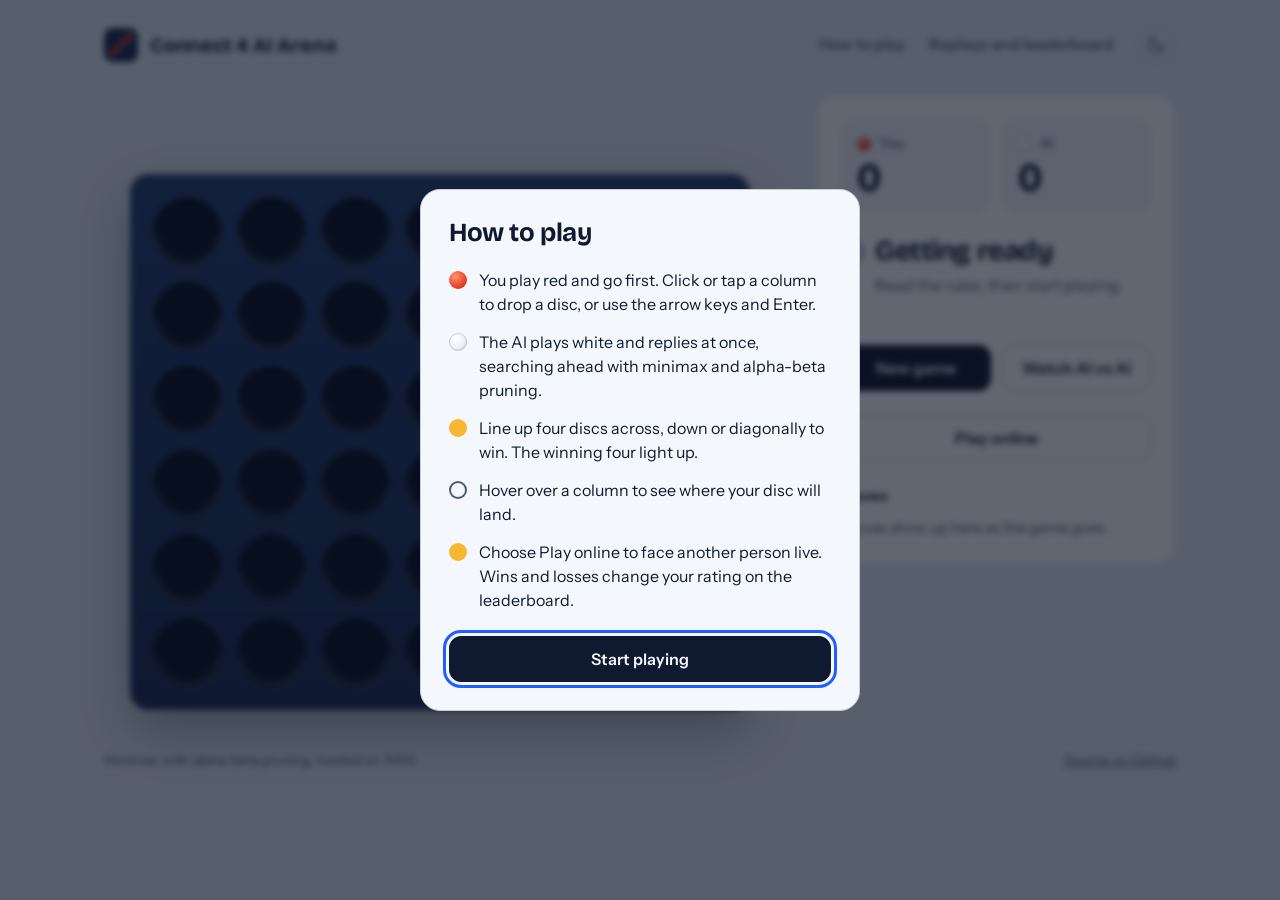
<file: docs/index.html>
<!DOCTYPE html>
<html lang="en">
<head>
  <meta charset="UTF-8" />
  <meta name="viewport" content="width=device-width, initial-scale=1" />
  <title>Connect 4 AI Arena</title>
  <meta name="description" content="Play Connect 4 against a minimax AI, or watch two AIs play each other live." />
  <link rel="icon" href="data:image/svg+xml,%3Csvg xmlns='http://www.w3.org/2000/svg' viewBox='0 0 32 32'%3E%3Crect width='32' height='32' rx='8' fill='%231c2c55'/%3E%3Cg fill='%23ee4b2b'%3E%3Ccircle cx='8' cy='24' r='3'/%3E%3Ccircle cx='13.3' cy='18.7' r='3'/%3E%3Ccircle cx='18.7' cy='13.3' r='3'/%3E%3Ccircle cx='24' cy='8' r='3'/%3E%3C/g%3E%3C/svg%3E" />
  <link rel="preconnect" href="https://fonts.googleapis.com" />
  <link rel="preconnect" href="https://fonts.gstatic.com" crossorigin />
  <link href="https://fonts.googleapis.com/css2?family=Bricolage+Grotesque:opsz,wght@12..96,500..800&family=Instrument+Sans:wght@400;500;600&display=swap" rel="stylesheet" />
  <link rel="stylesheet" href="style.css" />
  <script src="theme.js"></script>
</head>
<body>
  <div class="app">

    <header class="top">
      <a class="brand" href="index.html">
        <svg class="brand-mark" viewBox="0 0 32 32" aria-hidden="true">
          <rect width="32" height="32" rx="8" style="fill: var(--board-face)" />
          <g style="fill: var(--you)">
            <circle cx="8" cy="24" r="3" />
            <circle cx="13.3" cy="18.7" r="3" />
            <circle cx="18.7" cy="13.3" r="3" />
            <circle cx="24" cy="8" r="3" />
          </g>
        </svg>
        <span class="brand-name">Connect 4 AI Arena</span>
      </a>
      <nav class="nav" aria-label="Main">
        <button type="button" id="btn-rules">How to play</button>
        <a href="replay.html">Replays<span class="nav-long"> and leaderboard</span></a>
      </nav>
    </header>

    <main class="arena">
      <h1 class="visually-hidden">Connect 4 AI Arena</h1>

      <section class="stage" id="stage" aria-label="Game board">
        <canvas
          id="board"
          class="board"
          tabindex="0"
          role="application"
          aria-label="Connect 4 board. Use the left and right arrow keys to choose a column, then Enter to drop a disc. You can also press a number from 1 to 7."
        ></canvas>
      </section>

      <aside class="panel" aria-label="Match">
        <div class="scores">
          <div class="score">
            <span class="score-label"><span class="disc you" id="score-you-disc"></span><span id="score-you-name">You</span></span>
            <span class="score-num" id="score-you">0</span>
            <span class="score-rating" id="score-you-rating" title="Rating: goes up when you win and down when you lose." hidden></span>
          </div>
          <div class="score">
            <span class="score-label"><span class="disc ai" id="score-ai-disc"></span><span id="score-ai-name">AI</span></span>
            <span class="score-num" id="score-ai">0</span>
            <span class="score-rating" id="score-ai-rating" hidden></span>
          </div>
        </div>

        <div class="status" aria-live="polite">
          <span class="disc idle" id="status-disc"></span>
          <div>
            <h2 class="status-title" id="status-title">Getting ready</h2>
            <p class="status-detail" id="status-detail">Setting up the board.</p>
          </div>
        </div>

        <div class="actions">
          <button type="button" class="btn btn-primary" id="btn-new">New game</button>
          <button type="button" class="btn" id="btn-watch" aria-pressed="false">Watch AI vs AI</button>
        </div>

        <button type="button" class="btn btn-wide" id="btn-online">Play online</button>

        <div class="invite" id="invite" hidden>
          <label class="invite-label" for="invite-link">Send this link to your friend</label>
          <div class="invite-row">
            <input type="text" id="invite-link" readonly />
            <button type="button" class="btn" id="btn-copy">Copy link</button>
          </div>
        </div>

        <a class="text-link" id="replay-link" href="replay.html" hidden>Replay this game</a>

        <section class="log" aria-label="Moves">
          <h2 class="section-title">Moves</h2>
          <ol class="log-list" id="move-log"></ol>
          <p class="log-empty" id="log-empty">Moves show up here as the game goes.</p>
        </section>
      </aside>
    </main>

    <footer class="foot">
      <span>Minimax with alpha-beta pruning, hosted on AWS.</span>
      <a href="https://github.com/DivyanshuGaba/connect4-ai-arena">Source on GitHub</a>
    </footer>
  </div>

  <dialog class="rules" id="rules" aria-labelledby="rules-title">
    <h2 id="rules-title">How to play</h2>
    <ul>
      <li>
        <span class="disc you"></span>
        <span>You play red and go first. Click or tap a column to drop a disc, or use the arrow keys and Enter.</span>
      </li>
      <li>
        <span class="disc ai"></span>
        <span>The AI plays white and replies at once, searching ahead with minimax and alpha-beta pruning.</span>
      </li>
      <li>
        <span class="disc gold"></span>
        <span>Line up four discs across, down or diagonally to win. The winning four light up.</span>
      </li>
      <li>
        <span class="disc idle"></span>
        <span>Hover over a column to see where your disc will land.</span>
      </li>
      <li>
        <span class="disc gold"></span>
        <span>Choose Play online to face another person live. Wins and losses change your rating on the leaderboard.</span>
      </li>
    </ul>
    <button type="button" class="btn btn-primary" id="btn-start" autofocus>Start playing</button>
  </dialog>

  <dialog class="rules" id="online" aria-labelledby="online-title">
    <h2 id="online-title">Play online</h2>
    <p class="dialog-lead" id="online-lead">Play another person in real time. Everyone starts with a rating of 1200. Winning raises your rating, losing lowers it, and the ranking is on the Replays and leaderboard page.</p>

    <div class="name-field" id="name-saved" hidden>
      <span>Playing as <strong id="name-shown"></strong></span>
      <button type="button" class="link-btn" id="btn-change-name">Change name</button>
    </div>
    <div class="name-field" id="name-edit">
      <label for="name-input">Your name</label>
      <input type="text" id="name-input" maxlength="20" autocomplete="nickname" spellcheck="false" />
      <p class="hint">1 to 20 characters. There are no passwords, so pick a name you will reuse.</p>
    </div>
    <p class="form-error" id="name-error" role="alert" hidden></p>

    <div class="dialog-actions">
      <button type="button" class="btn btn-primary" id="btn-quick">Find an opponent</button>
      <button type="button" class="btn" id="btn-friend">Play a friend</button>
      <button type="button" class="btn btn-primary" id="btn-join-room" hidden>Join game</button>
      <button type="button" class="btn btn-quiet" id="btn-online-close">Cancel</button>
    </div>
  </dialog>

  <script src="board.js"></script>
  <script src="app.js"></script>
</body>
</html>
</file>
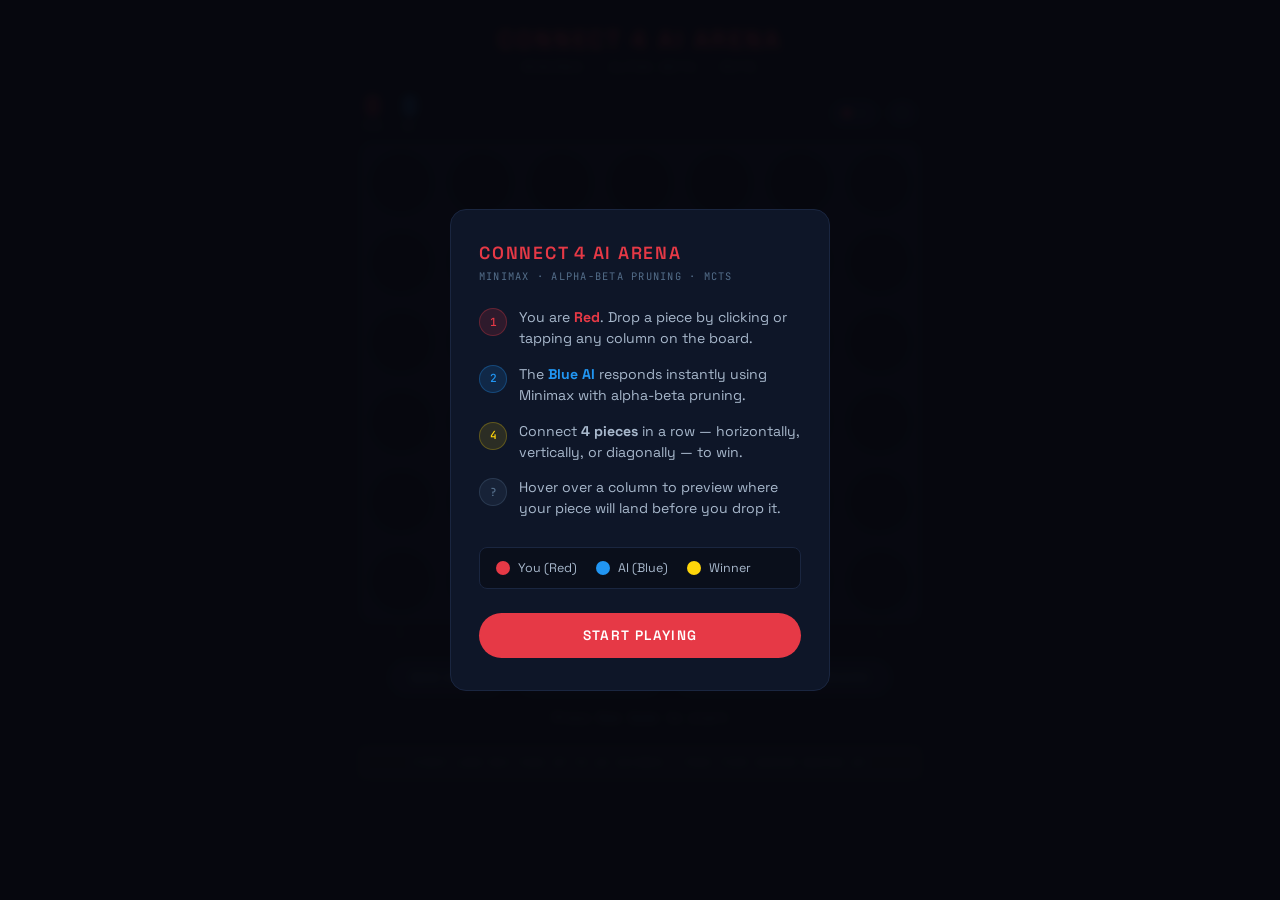
<file: frontend/index.html>
<!DOCTYPE html>
<html lang="en">
<head>
  <meta charset="UTF-8" />
  <meta name="viewport" content="width=device-width, initial-scale=1.0, maximum-scale=1.0"/>
  <title>Connect 4 AI Arena</title>
  <link href="https://fonts.googleapis.com/css2?family=Space+Grotesk:wght@400;500;600&family=JetBrains+Mono:wght@400;500&display=swap" rel="stylesheet"/>
  <style>
    *, *::before, *::after { box-sizing: border-box; margin: 0; padding: 0; }

    :root {
      --p1: #e63946;
      --p2: #2196f3;
      --win: #ffd60a;
      --bg: #07080f;
      --board-bg: #0e1628;
      --text: #e8eaf6;
      --label: #546e8a;
      --muted: #3d5068;
      --border: #1a2640;
    }

    html, body { height: 100%; }

    body {
      background: var(--bg);
      color: var(--text);
      font-family: 'Space Grotesk', sans-serif;
      display: flex;
      flex-direction: column;
      align-items: center;
      min-height: 100vh;
      padding: 1.5rem 1rem 2rem;
    }

    header { text-align: center; margin-bottom: 1.25rem; }

    h1 {
      font-size: clamp(1rem, 4vw, 1.5rem);
      font-weight: 600;
      letter-spacing: 0.12em;
      text-transform: uppercase;
      color: var(--p1);
      margin-bottom: 0.3rem;
    }

    .subtitle {
      font-family: 'JetBrains Mono', monospace;
      font-size: clamp(0.55rem, 2vw, 0.7rem);
      color: var(--label);
      letter-spacing: 0.15em;
      text-transform: uppercase;
    }

    .hud {
      display: flex;
      align-items: center;
      justify-content: space-between;
      width: 100%;
      max-width: 560px;
      margin-bottom: 0.6rem;
      padding: 0 2px;
    }

    .scores { display: flex; gap: 1.2rem; }

    .score-block {
      display: flex;
      flex-direction: column;
      align-items: center;
      gap: 1px;
    }

    .score-num {
      font-family: 'JetBrains Mono', monospace;
      font-size: clamp(1.2rem, 4vw, 1.6rem);
      font-weight: 500;
      line-height: 1;
    }

    .score-num.p1 { color: var(--p1); }
    .score-num.p2 { color: var(--p2); }

    .score-lbl {
      font-family: 'JetBrains Mono', monospace;
      font-size: 0.58rem;
      color: var(--label);
      text-transform: uppercase;
      letter-spacing: 0.1em;
    }

    .turn-badge {
      display: flex;
      align-items: center;
      gap: 0.45rem;
      font-family: 'JetBrains Mono', monospace;
      font-size: clamp(0.6rem, 2vw, 0.7rem);
      color: var(--label);
      text-transform: uppercase;
      letter-spacing: 0.08em;
      background: var(--board-bg);
      border: 1px solid var(--border);
      padding: 0.35rem 0.75rem;
      border-radius: 2rem;
    }

    #turn-dot {
      width: 8px; height: 8px;
      border-radius: 50%;
      background: var(--p1);
      transition: background 0.3s;
      flex-shrink: 0;
    }

    #turn-dot.pulse { animation: pulse 0.7s ease-in-out infinite; }

    @keyframes pulse {
      0%, 100% { opacity: 1; transform: scale(1); }
      50% { opacity: 0.3; transform: scale(0.7); }
    }

    .canvas-wrap {
      width: 100%;
      max-width: 560px;
      display: flex;
      flex-direction: column;
      align-items: center;
    }

    canvas {
      display: block;
      width: 100%;
      border-radius: 10px;
      border: 1px solid var(--border);
      touch-action: none;
    }

    .col-labels {
      display: flex;
      width: 100%;
      max-width: 560px;
      margin-top: 0.35rem;
    }

    .col-label {
      flex: 1;
      text-align: center;
      font-family: 'JetBrains Mono', monospace;
      font-size: 0.58rem;
      color: var(--muted);
    }

    .controls {
      display: flex;
      gap: 0.6rem;
      margin-top: 1.2rem;
      flex-wrap: wrap;
      justify-content: center;
    }

    button {
      font-family: 'Space Grotesk', sans-serif;
      font-size: clamp(0.7rem, 2.5vw, 0.78rem);
      font-weight: 500;
      letter-spacing: 0.08em;
      text-transform: uppercase;
      padding: 0.6rem 1.4rem;
      border-radius: 2rem;
      cursor: pointer;
      transition: all 0.2s;
      border: 1px solid var(--border);
      background: var(--board-bg);
      color: var(--label);
      -webkit-tap-highlight-color: transparent;
    }

    button:hover, button:active { border-color: var(--p1); color: var(--p1); }
    button.active { border-color: var(--p1); color: var(--p1); background: rgba(230,57,70,0.08); }

    #status {
      margin-top: 0.85rem;
      font-family: 'JetBrains Mono', monospace;
      font-size: clamp(0.65rem, 2.2vw, 0.75rem);
      color: var(--label);
      letter-spacing: 0.05em;
      min-height: 1.2rem;
      text-align: center;
      padding: 0 1rem;
    }

    #status.win      { color: var(--win); font-weight: 500; }
    #status.lose     { color: var(--p2); }
    #status.thinking { color: var(--p2); }

    .game-id {
      margin-top: 0.3rem;
      font-family: 'JetBrains Mono', monospace;
      font-size: 0.55rem;
      color: #1d2d42;
    }

    .cold-start-notice {
      margin-top: 0.8rem;
      padding: 8px 12px;
      background: rgba(255,255,255,0.04);
      border: 0.5px solid #2a3a50;
      border-radius: 4px;
      width: 100%;
      max-width: 560px;
    }

    .cold-start-notice p {
      font-family: 'JetBrains Mono', monospace;
      font-size: 0.6rem;
      color: #546e8a;
      letter-spacing: 0.1em;
      text-align: center;
      margin: 0;
      text-transform: uppercase;
    }

    .modal-overlay {
      position: fixed;
      inset: 0;
      background: rgba(7, 8, 15, 0.92);
      display: flex;
      align-items: center;
      justify-content: center;
      z-index: 100;
      padding: 1rem;
      backdrop-filter: blur(4px);
    }

    .modal-overlay.hidden { display: none; }

    .modal {
      background: #0e1628;
      border: 1px solid #1a2640;
      border-radius: 16px;
      padding: 2rem 1.75rem;
      max-width: 380px;
      width: 100%;
    }

    .modal h2 {
      font-size: 1.1rem;
      font-weight: 600;
      letter-spacing: 0.1em;
      text-transform: uppercase;
      color: var(--p1);
      margin-bottom: 0.3rem;
    }

    .modal .tagline {
      font-family: 'JetBrains Mono', monospace;
      font-size: 0.65rem;
      color: var(--label);
      letter-spacing: 0.12em;
      text-transform: uppercase;
      margin-bottom: 1.5rem;
    }

    .rules-list {
      list-style: none;
      display: flex;
      flex-direction: column;
      gap: 0.9rem;
      margin-bottom: 1.75rem;
    }

    .rules-list li {
      display: flex;
      align-items: flex-start;
      gap: 0.75rem;
      font-size: 0.88rem;
      color: #a8b8cc;
      line-height: 1.5;
    }

    .rule-icon {
      width: 28px;
      height: 28px;
      border-radius: 50%;
      flex-shrink: 0;
      display: flex;
      align-items: center;
      justify-content: center;
      font-size: 0.7rem;
      font-family: 'JetBrains Mono', monospace;
      font-weight: 500;
      margin-top: 1px;
    }

    .rule-icon.red  { background: rgba(230,57,70,0.15); color: var(--p1); border: 1px solid rgba(230,57,70,0.3); }
    .rule-icon.blue { background: rgba(33,150,243,0.15); color: var(--p2); border: 1px solid rgba(33,150,243,0.3); }
    .rule-icon.gold { background: rgba(255,214,10,0.12); color: var(--win); border: 1px solid rgba(255,214,10,0.25); }
    .rule-icon.gray { background: rgba(84,110,138,0.15); color: var(--label); border: 1px solid rgba(84,110,138,0.3); }

    .legend {
      display: flex;
      gap: 1.2rem;
      margin-bottom: 1.5rem;
      padding: 0.75rem 1rem;
      background: rgba(7,8,15,0.5);
      border-radius: 8px;
      border: 1px solid var(--border);
    }

    .legend-item {
      display: flex;
      align-items: center;
      gap: 0.5rem;
      font-size: 0.78rem;
      color: #a8b8cc;
    }

    .legend-dot { width: 14px; height: 14px; border-radius: 50%; }

    .btn-start {
      width: 100%;
      padding: 0.85rem;
      border-radius: 2rem;
      background: var(--p1);
      color: white;
      border: none;
      font-family: 'Space Grotesk', sans-serif;
      font-size: 0.85rem;
      font-weight: 600;
      letter-spacing: 0.1em;
      text-transform: uppercase;
      cursor: pointer;
      transition: background 0.2s, transform 0.1s;
    }

    .btn-start:active { transform: scale(0.98); }
    .btn-start:hover  { background: #c0392b; }

    .btn-rules {
      font-size: 0.62rem;
      padding: 0.35rem 0.7rem;
      margin-left: 0.5rem;
    }
  </style>
</head>
<body>

  <!-- RULES MODAL -->
  <div class="modal-overlay" id="modal">
    <div class="modal">
      <h2>Connect 4 AI Arena</h2>
      <p class="tagline">Minimax · Alpha-Beta Pruning · MCTS</p>

      <ul class="rules-list">
        <li>
          <div class="rule-icon red">1</div>
          <span>You are <strong style="color:#e63946">Red</strong>. Drop a piece by clicking or tapping any column on the board.</span>
        </li>
        <li>
          <div class="rule-icon blue">2</div>
          <span>The <strong style="color:#2196f3">Blue AI</strong> responds instantly using Minimax with alpha-beta pruning.</span>
        </li>
        <li>
          <div class="rule-icon gold">4</div>
          <span>Connect <strong>4 pieces</strong> in a row — horizontally, vertically, or diagonally — to win.</span>
        </li>
        <li>
          <div class="rule-icon gray">?</div>
          <span>Hover over a column to preview where your piece will land before you drop it.</span>
        </li>
      </ul>

      <div class="legend">
        <div class="legend-item">
          <div class="legend-dot" style="background:#e63946"></div>
          You (Red)
        </div>
        <div class="legend-item">
          <div class="legend-dot" style="background:#2196f3"></div>
          AI (Blue)
        </div>
        <div class="legend-item">
          <div class="legend-dot" style="background:#ffd60a"></div>
          Winner
        </div>
      </div>

      <button class="btn-start" id="btn-start">Start Playing</button>
    </div>
  </div>

  <header>
    <h1>Connect 4 AI Arena</h1>
    <p class="subtitle">Minimax · Alpha-Beta · MCTS</p>
  </header>

  <div class="hud">
    <div class="scores">
      <div class="score-block">
        <span class="score-num p1" id="score-p1">0</span>
        <span class="score-lbl">You</span>
      </div>
      <div class="score-block">
        <span class="score-num p2" id="score-p2">0</span>
        <span class="score-lbl">AI</span>
      </div>
    </div>
    <div style="display:flex;align-items:center;">
      <div class="turn-badge">
        <div id="turn-dot"></div>
        <span id="turn-label">—</span>
      </div>
      <button class="btn-rules" id="btn-rules" title="How to play">?</button>
    </div>
  </div>

  <div class="canvas-wrap">
    <canvas id="board"></canvas>
    <div class="col-labels" id="col-labels"></div>
  </div>

  <div class="controls">
    <button id="btn-new">New Game</button>
    <button id="btn-watch">Watch AI vs AI</button>
    <button onclick="window.location.href='replay.html'">Replays &amp; Leaderboard</button>
  </div>

  <div id="status">Press New Game to start</div>
  <div class="game-id" id="game-id-label"></div>

  <div class="cold-start-notice">
    <p>First load may take up to 60 seconds — free tier server waking up</p>
  </div>

  <script src="app.js"></script>
</body>
</html>
</file>
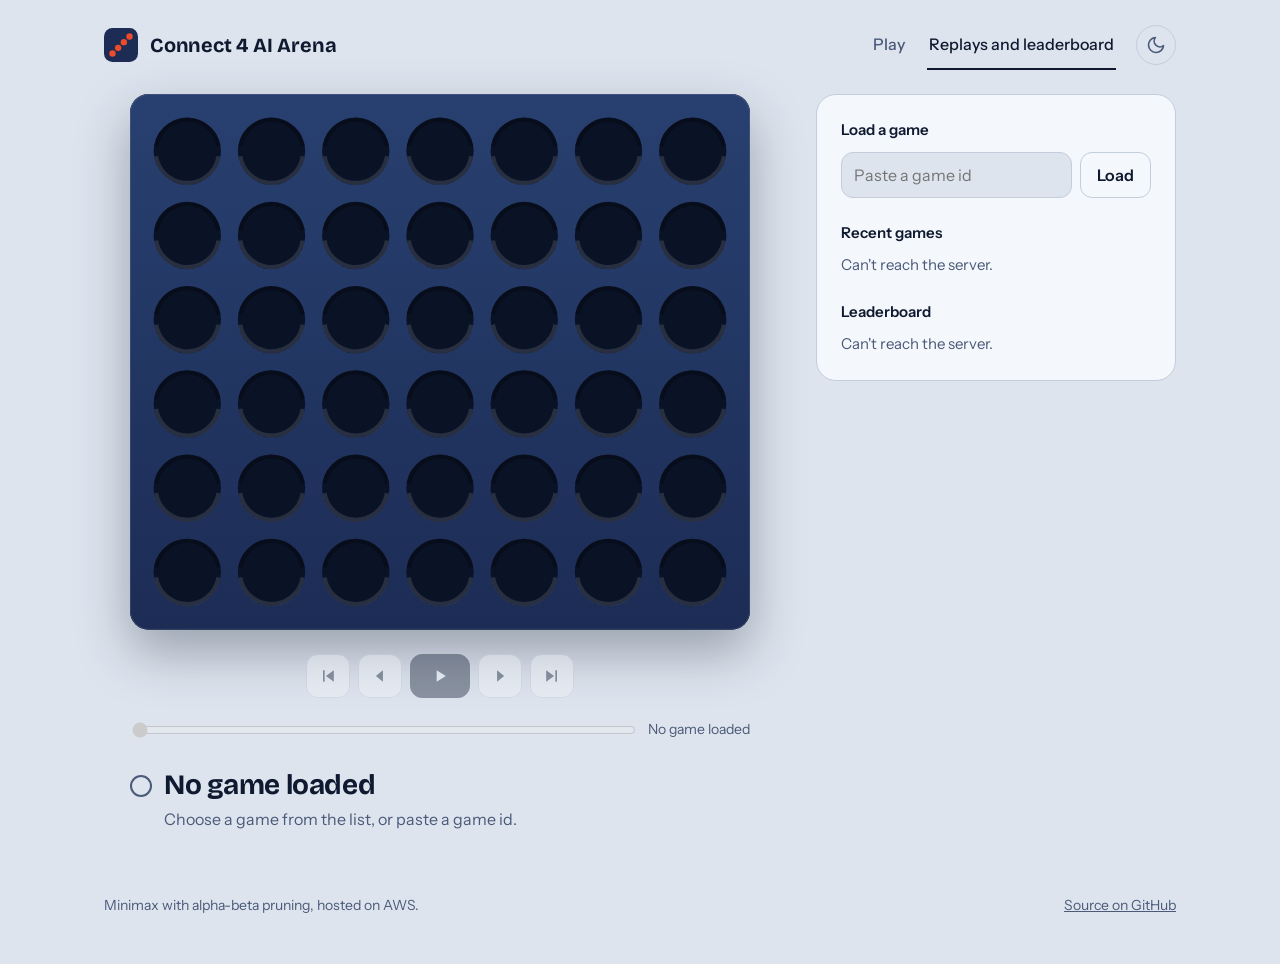
<file: docs/replay.html>
<!DOCTYPE html>
<html lang="en">
<head>
  <meta charset="UTF-8" />
  <meta name="viewport" content="width=device-width, initial-scale=1" />
  <title>Replays and leaderboard | Connect 4 AI Arena</title>
  <meta name="description" content="Step through finished Connect 4 games move by move, and see the Elo leaderboard." />
  <link rel="icon" href="data:image/svg+xml,%3Csvg xmlns='http://www.w3.org/2000/svg' viewBox='0 0 32 32'%3E%3Crect width='32' height='32' rx='8' fill='%231c2c55'/%3E%3Cg fill='%23ee4b2b'%3E%3Ccircle cx='8' cy='24' r='3'/%3E%3Ccircle cx='13.3' cy='18.7' r='3'/%3E%3Ccircle cx='18.7' cy='13.3' r='3'/%3E%3Ccircle cx='24' cy='8' r='3'/%3E%3C/g%3E%3C/svg%3E" />
  <link rel="preconnect" href="https://fonts.googleapis.com" />
  <link rel="preconnect" href="https://fonts.gstatic.com" crossorigin />
  <link href="https://fonts.googleapis.com/css2?family=Bricolage+Grotesque:opsz,wght@12..96,500..800&family=Instrument+Sans:wght@400;500;600&display=swap" rel="stylesheet" />
  <link rel="stylesheet" href="style.css" />
  <script src="theme.js"></script>
</head>
<body>
  <div class="app">

    <header class="top">
      <a class="brand" href="index.html">
        <svg class="brand-mark" viewBox="0 0 32 32" aria-hidden="true">
          <rect width="32" height="32" rx="8" style="fill: var(--board-face)" />
          <g style="fill: var(--you)">
            <circle cx="8" cy="24" r="3" />
            <circle cx="13.3" cy="18.7" r="3" />
            <circle cx="18.7" cy="13.3" r="3" />
            <circle cx="24" cy="8" r="3" />
          </g>
        </svg>
        <span class="brand-name">Connect 4 AI Arena</span>
      </a>
      <nav class="nav" aria-label="Main">
        <a href="index.html">Play</a>
        <a href="replay.html" aria-current="page">Replays<span class="nav-long"> and leaderboard</span></a>
      </nav>
    </header>

    <main class="arena">
      <h1 class="visually-hidden">Replays and leaderboard</h1>

      <section class="stage" id="stage" aria-label="Replay board">
        <canvas id="board" class="board is-static" role="img" aria-label="Connect 4 board showing the selected move of the replay"></canvas>

        <div class="transport" role="group" aria-label="Replay controls">
          <button type="button" class="icon-btn" id="btn-first" aria-label="First move">
            <svg viewBox="0 0 24 24" aria-hidden="true"><path d="M6 5h2v14H6zM9.5 12 19 5v14z" /></svg>
          </button>
          <button type="button" class="icon-btn" id="btn-prev" aria-label="Previous move">
            <svg viewBox="0 0 24 24" aria-hidden="true"><path d="M15.5 5 7 12l8.5 7z" /></svg>
          </button>
          <button type="button" class="icon-btn play" id="btn-play" aria-label="Play" data-playing="false">
            <svg class="icon-play" viewBox="0 0 24 24" aria-hidden="true"><path d="M8 5v14l11-7z" /></svg>
            <svg class="icon-pause" viewBox="0 0 24 24" aria-hidden="true"><path d="M7 5h4v14H7zM13 5h4v14h-4z" /></svg>
          </button>
          <button type="button" class="icon-btn" id="btn-next" aria-label="Next move">
            <svg viewBox="0 0 24 24" aria-hidden="true"><path d="M8.5 5 17 12l-8.5 7z" /></svg>
          </button>
          <button type="button" class="icon-btn" id="btn-last" aria-label="Last move">
            <svg viewBox="0 0 24 24" aria-hidden="true"><path d="M16 5h2v14h-2zM14.5 12 5 5v14z" /></svg>
          </button>
        </div>

        <div class="scrub">
          <input type="range" id="scrubber" min="0" max="0" value="0" aria-label="Move" />
          <span class="scrub-count" id="move-counter">No game loaded</span>
        </div>

        <div class="status" aria-live="polite">
          <span class="disc idle" id="status-disc"></span>
          <div>
            <h2 class="status-title" id="status-title">No game loaded</h2>
            <p class="status-detail" id="status-detail">Choose a game from the list, or paste a game id.</p>
          </div>
        </div>
      </section>

      <aside class="panel" aria-label="Games and leaderboard">
        <section>
          <h2 class="section-title">Load a game</h2>
          <div class="field">
            <input class="text" type="text" id="game-id-input" placeholder="Paste a game id" autocomplete="off" spellcheck="false" aria-label="Game id" />
            <button type="button" class="btn" id="btn-load">Load</button>
          </div>
        </section>

        <section>
          <h2 class="section-title">Recent games</h2>
          <ul class="list" id="game-list"><li class="empty-note">Loading games.</li></ul>
        </section>

        <section>
          <h2 class="section-title">Leaderboard</h2>
          <ol class="list" id="leaderboard-list"><li class="empty-note">Loading ratings.</li></ol>
        </section>
      </aside>
    </main>

    <footer class="foot">
      <span>Minimax with alpha-beta pruning, hosted on AWS.</span>
      <a href="https://github.com/DivyanshuGaba/connect4-ai-arena">Source on GitHub</a>
    </footer>
  </div>

  <script src="board.js"></script>
  <script src="replay.js"></script>
</body>
</html>
</file>
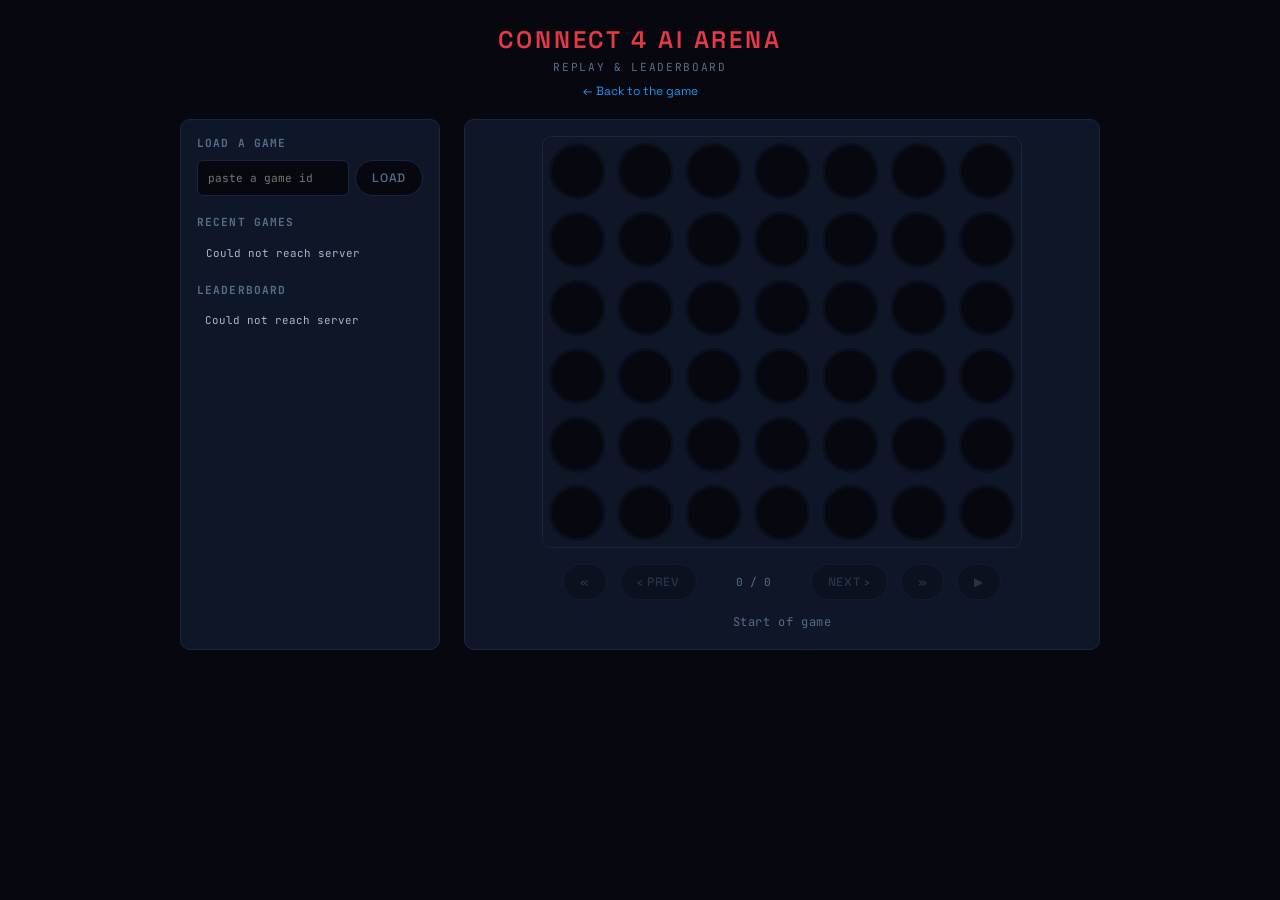
<file: frontend/replay.html>
<!DOCTYPE html>
<html lang="en">
<head>
  <meta charset="UTF-8" />
  <meta name="viewport" content="width=device-width, initial-scale=1.0, maximum-scale=1.0"/>
  <title>Connect 4 AI Arena — Replay</title>
  <link href="https://fonts.googleapis.com/css2?family=Space+Grotesk:wght@400;500;600&family=JetBrains+Mono:wght@400;500&display=swap" rel="stylesheet"/>
  <style>
    *, *::before, *::after { box-sizing: border-box; margin: 0; padding: 0; }

    :root {
      --p1: #e63946;
      --p2: #2196f3;
      --win: #ffd60a;
      --bg: #07080f;
      --board-bg: #0e1628;
      --text: #e8eaf6;
      --label: #546e8a;
      --muted: #3d5068;
      --border: #1a2640;
    }

    html, body { height: 100%; }

    body {
      background: var(--bg);
      color: var(--text);
      font-family: 'Space Grotesk', sans-serif;
      display: flex;
      flex-direction: column;
      align-items: center;
      min-height: 100vh;
      padding: 1.5rem 1rem 3rem;
    }

    a { color: var(--p2); text-decoration: none; }
    a:hover { text-decoration: underline; }

    header { text-align: center; margin-bottom: 1.25rem; }

    h1 {
      font-size: clamp(1rem, 4vw, 1.5rem);
      font-weight: 600;
      letter-spacing: 0.12em;
      text-transform: uppercase;
      color: var(--p1);
      margin-bottom: 0.3rem;
    }

    .subtitle {
      font-family: 'JetBrains Mono', monospace;
      font-size: clamp(0.55rem, 2vw, 0.7rem);
      color: var(--label);
      letter-spacing: 0.15em;
      text-transform: uppercase;
    }

    .nav-link { margin-top: 0.6rem; font-size: 0.75rem; }

    .layout {
      width: 100%;
      max-width: 920px;
      display: flex;
      gap: 1.5rem;
      flex-wrap: wrap;
      justify-content: center;
    }

    .panel {
      background: var(--board-bg);
      border: 1px solid var(--border);
      border-radius: 10px;
      padding: 1rem;
    }

    .sidebar {
      width: 260px;
      display: flex;
      flex-direction: column;
      gap: 1rem;
    }

    .panel h2 {
      font-family: 'JetBrains Mono', monospace;
      font-size: 0.7rem;
      letter-spacing: 0.1em;
      text-transform: uppercase;
      color: var(--label);
      margin-bottom: 0.6rem;
    }

    .load-row { display: flex; gap: 0.4rem; margin-bottom: 0.2rem; }

    input[type=text] {
      flex: 1;
      background: var(--bg);
      border: 1px solid var(--border);
      border-radius: 6px;
      color: var(--text);
      font-family: 'JetBrains Mono', monospace;
      font-size: 0.7rem;
      padding: 0.5rem 0.6rem;
      min-width: 0;
    }

    button {
      font-family: 'Space Grotesk', sans-serif;
      font-size: clamp(0.68rem, 2.5vw, 0.76rem);
      font-weight: 500;
      letter-spacing: 0.06em;
      text-transform: uppercase;
      padding: 0.55rem 1rem;
      border-radius: 2rem;
      cursor: pointer;
      transition: all 0.15s;
      border: 1px solid var(--border);
      background: var(--bg);
      color: var(--label);
      -webkit-tap-highlight-color: transparent;
    }

    button:hover:not(:disabled) { border-color: var(--p1); color: var(--p1); }
    button:disabled { opacity: 0.35; cursor: default; }

    .game-list, .leaderboard-list { list-style: none; display: flex; flex-direction: column; gap: 0.4rem; max-height: 260px; overflow-y: auto; }

    .game-list li, .leaderboard-list li {
      font-family: 'JetBrains Mono', monospace;
      font-size: 0.68rem;
      color: #a8b8cc;
      display: flex;
      justify-content: space-between;
      gap: 0.5rem;
      padding: 0.4rem 0.5rem;
      border-radius: 6px;
      cursor: default;
    }

    .game-list li { cursor: pointer; border: 1px solid transparent; }
    .game-list li:hover { border-color: var(--border); background: rgba(255,255,255,0.03); }

    .result-badge { flex-shrink: 0; font-size: 0.6rem; padding: 0.1rem 0.4rem; border-radius: 4px; }
    .result-badge.p1 { background: rgba(230,57,70,0.15); color: var(--p1); }
    .result-badge.p2 { background: rgba(33,150,243,0.15); color: var(--p2); }
    .result-badge.draw { background: rgba(84,110,138,0.2); color: var(--label); }
    .result-badge.live { background: rgba(255,214,10,0.12); color: var(--win); }

    .rank { color: var(--muted); width: 1.4rem; flex-shrink: 0; }
    .elo { color: var(--win); font-weight: 500; }

    .board-area {
      display: flex;
      flex-direction: column;
      align-items: center;
      flex: 1;
      min-width: 320px;
    }

    .canvas-wrap { width: 100%; max-width: 480px; display: flex; flex-direction: column; align-items: center; }

    canvas { display: block; width: 100%; border-radius: 10px; border: 1px solid var(--border); }

    .move-controls {
      display: flex;
      align-items: center;
      gap: 0.8rem;
      margin-top: 1rem;
    }

    .move-counter {
      font-family: 'JetBrains Mono', monospace;
      font-size: 0.7rem;
      color: var(--label);
      min-width: 5.5rem;
      text-align: center;
    }

    #status {
      margin-top: 0.9rem;
      font-family: 'JetBrains Mono', monospace;
      font-size: clamp(0.65rem, 2.2vw, 0.75rem);
      color: var(--label);
      letter-spacing: 0.05em;
      min-height: 1.2rem;
      text-align: center;
      padding: 0 1rem;
    }

    #status.win  { color: var(--win); font-weight: 500; }
    #status.lose { color: var(--p2); }

    .empty-note { font-family: 'JetBrains Mono', monospace; font-size: 0.68rem; color: var(--muted); }
  </style>
</head>
<body>

  <header>
    <h1>Connect 4 AI Arena</h1>
    <p class="subtitle">Replay &amp; Leaderboard</p>
    <p class="nav-link"><a href="index.html">&larr; Back to the game</a></p>
  </header>

  <div class="layout">

    <div class="panel sidebar">
      <div>
        <h2>Load a Game</h2>
        <div class="load-row">
          <input type="text" id="game-id-input" placeholder="paste a game id" />
          <button id="btn-load">Load</button>
        </div>
      </div>

      <div>
        <h2>Recent Games</h2>
        <ul class="game-list" id="game-list"><li class="empty-note">Loading...</li></ul>
      </div>

      <div>
        <h2>Leaderboard</h2>
        <ul class="leaderboard-list" id="leaderboard-list"><li class="empty-note">Loading...</li></ul>
      </div>
    </div>

    <div class="panel board-area">
      <div class="canvas-wrap">
        <canvas id="board"></canvas>
      </div>

      <div class="move-controls">
        <button id="btn-first" title="First move">&laquo;</button>
        <button id="btn-prev" title="Previous move">&lsaquo; Prev</button>
        <span class="move-counter" id="move-counter">— / —</span>
        <button id="btn-next" title="Next move">Next &rsaquo;</button>
        <button id="btn-last" title="Last move">&raquo;</button>
        <button id="btn-play" title="Auto-play">&#9654;</button>
      </div>

      <div id="status">Pick a game from the list, or paste a game id above</div>
    </div>

  </div>

  <script>
    const canvas   = document.getElementById('board');
    const ctx      = canvas.getContext('2d');
    const statusEl = document.getElementById('status');
    const COLS = 7, ROWS = 6;
    const API = 'https://connect4-ai-arena.onrender.com';

    const C = {
      boardBg: '#0e1628', hole: '#07080f',
      p1: '#e63946', p2: '#2196f3', win: '#ffd60a',
    };

    let CELL, RADIUS;
    let grids = [emptyGrid()]; // grid snapshots: index 0 is the empty board, then one per move
    let moveMeta = [];   // {move_number, player, column} aligned with grids[1:]
    let gameMeta = null; // {game_id, winner, created_at, finished_at}
    let cursor = 0;      // which snapshot in `grids` is on screen
    let playTimer = null;

    function emptyGrid() {
      return Array.from({ length: ROWS }, () => Array(COLS).fill(0));
    }

    function resize() {
      const maxW = Math.min(window.innerWidth - 32, 480);
      CELL   = Math.floor(maxW / COLS);
      RADIUS = Math.floor(CELL * 0.37);
      canvas.width  = CELL * COLS;
      canvas.height = CELL * ROWS;
      drawBoard();
    }

    function findWinCells(g) {
      const dirs = [[0,1],[1,0],[1,1],[1,-1]];
      for (let r = 0; r < ROWS; r++) {
        for (let c = 0; c < COLS; c++) {
          const p = g[r][c];
          if (!p) continue;
          for (const [dr, dc] of dirs) {
            const cells = [];
            for (let i = 0; i < 4; i++) {
              const nr = r + i*dr, nc = c + i*dc;
              if (nr < 0 || nr >= ROWS || nc < 0 || nc >= COLS) break;
              if (g[nr][nc] !== p) break;
              cells.push([nr, nc]);
            }
            if (cells.length === 4) return cells;
          }
        }
      }
      return [];
    }

    function drawBoard() {
      if (!CELL) return;
      const g = grids[cursor] || emptyGrid();
      const isLastMove = cursor === grids.length - 1;
      const winCells = (isLastMove && gameMeta && gameMeta.winner) ? findWinCells(g) : [];

      ctx.fillStyle = C.boardBg;
      ctx.beginPath();
      if (ctx.roundRect) ctx.roundRect(0, 0, canvas.width, canvas.height, 10);
      else ctx.rect(0, 0, canvas.width, canvas.height);
      ctx.fill();

      for (let r = 0; r < ROWS; r++) {
        for (let c = 0; c < COLS; c++) {
          const x = c*CELL + CELL/2, y = r*CELL + CELL/2;
          ctx.beginPath();
          ctx.arc(x, y, RADIUS+3, 0, Math.PI*2);
          ctx.fillStyle = 'rgba(0,0,0,0.3)';
          ctx.fill();

          const val = g[r][c];
          const isWin = winCells.some(([wr,wc]) => wr===r && wc===c);
          ctx.beginPath();
          ctx.arc(x, y, RADIUS, 0, Math.PI*2);
          ctx.fillStyle = !val ? C.hole : isWin ? C.win : val === 1 ? C.p1 : C.p2;
          ctx.fill();
        }
      }
    }

    function updateControls() {
      const total = grids.length - 1; // number of moves (grids[0] is the empty start)
      document.getElementById('move-counter').textContent = `${cursor} / ${total}`;
      document.getElementById('btn-first').disabled = cursor === 0;
      document.getElementById('btn-prev').disabled = cursor === 0;
      document.getElementById('btn-next').disabled = cursor === total;
      document.getElementById('btn-last').disabled = cursor === total;
      document.getElementById('btn-play').disabled = total === 0;

      if (cursor === 0) {
        setStatus('Start of game');
      } else {
        const mv = moveMeta[cursor - 1];
        const who = mv.player === 1 ? 'Player 1' : 'Player 2';
        setStatus(`Move ${mv.move_number}: ${who} played column ${mv.column}`);
      }
      if (cursor === total && gameMeta) {
        if (gameMeta.winner === 1 || gameMeta.winner === 2) {
          setStatus(`Player ${gameMeta.winner} wins!`, gameMeta.winner === 1 ? 'win' : 'lose');
        } else if (gameMeta.winner === 0) {
          setStatus("It's a draw!");
        } else if (!gameMeta.finished_at) {
          setStatus('Game still in progress (showing moves played so far)');
        }
      }
    }

    function setStatus(msg, cls) {
      statusEl.textContent = msg;
      statusEl.className = cls || '';
    }

    function stopAutoplay() {
      if (playTimer) { clearInterval(playTimer); playTimer = null; }
      document.getElementById('btn-play').textContent = '\u25B6';
    }

    function goTo(i) {
      cursor = Math.max(0, Math.min(grids.length - 1, i));
      drawBoard();
      updateControls();
    }

    async function loadGame(gameId) {
      stopAutoplay();
      setStatus('Loading...');
      try {
        const res = await fetch(`${API}/game/${gameId}/moves`);
        if (!res.ok) { setStatus('Game not found'); return; }
        const data = await res.json();

        gameMeta = { game_id: data.game_id, winner: data.winner, created_at: data.created_at, finished_at: data.finished_at };
        moveMeta = data.moves.map(m => ({ move_number: m.move_number, player: m.player, column: m.column }));
        grids = [emptyGrid(), ...data.moves.map(m => m.grid_after)];
        cursor = grids.length - 1; // jump straight to the final position

        document.getElementById('game-id-input').value = gameId;
        drawBoard();
        updateControls();
      } catch (e) {
        setStatus('Could not reach server — may be waking up, try again in 30s');
      }
    }

    async function loadRecentGames() {
      const list = document.getElementById('game-list');
      try {
        const res = await fetch(`${API}/games?limit=20`);
        const games = await res.json();
        if (!games.length) { list.innerHTML = '<li class="empty-note">No games played yet</li>'; return; }

        list.innerHTML = '';
        games.forEach(g => {
          const li = document.createElement('li');
          const idLabel = document.createElement('span');
          idLabel.textContent = g.game_id.slice(0, 8) + '…';

          const badge = document.createElement('span');
          if (!g.finished_at) { badge.textContent = 'live'; badge.className = 'result-badge live'; }
          else if (g.winner === 1) { badge.textContent = 'P1'; badge.className = 'result-badge p1'; }
          else if (g.winner === 2) { badge.textContent = 'P2'; badge.className = 'result-badge p2'; }
          else { badge.textContent = 'draw'; badge.className = 'result-badge draw'; }

          li.appendChild(idLabel);
          li.appendChild(badge);
          li.addEventListener('click', () => loadGame(g.game_id));
          list.appendChild(li);
        });
      } catch (e) {
        list.innerHTML = '<li class="empty-note">Could not reach server</li>';
      }
    }

    async function loadLeaderboard() {
      const list = document.getElementById('leaderboard-list');
      try {
        const res = await fetch(`${API}/leaderboard`);
        const rows = await res.json();
        if (!rows.length) { list.innerHTML = '<li class="empty-note">No rated players yet</li>'; return; }

        list.innerHTML = '';
        rows.forEach((row, i) => {
          const li = document.createElement('li');
          const rank = document.createElement('span');
          rank.className = 'rank';
          rank.textContent = `#${i + 1}`;
          const name = document.createElement('span');
          name.style.flex = '1';
          name.textContent = row.username;
          const elo = document.createElement('span');
          elo.className = 'elo';
          elo.textContent = row.elo;
          li.appendChild(rank);
          li.appendChild(name);
          li.appendChild(elo);
          list.appendChild(li);
        });
      } catch (e) {
        list.innerHTML = '<li class="empty-note">Could not reach server</li>';
      }
    }

    document.getElementById('btn-load').addEventListener('click', () => {
      const id = document.getElementById('game-id-input').value.trim();
      if (id) loadGame(id);
    });
    document.getElementById('game-id-input').addEventListener('keydown', (e) => {
      if (e.key === 'Enter') document.getElementById('btn-load').click();
    });

    document.getElementById('btn-first').addEventListener('click', () => { stopAutoplay(); goTo(0); });
    document.getElementById('btn-prev').addEventListener('click', () => { stopAutoplay(); goTo(cursor - 1); });
    document.getElementById('btn-next').addEventListener('click', () => { stopAutoplay(); goTo(cursor + 1); });
    document.getElementById('btn-last').addEventListener('click', () => { stopAutoplay(); goTo(grids.length - 1); });

    document.getElementById('btn-play').addEventListener('click', (e) => {
      if (playTimer) { stopAutoplay(); return; }
      if (cursor >= grids.length - 1) goTo(0);
      e.target.textContent = '\u23F8';
      playTimer = setInterval(() => {
        if (cursor >= grids.length - 1) { stopAutoplay(); return; }
        goTo(cursor + 1);
      }, 700);
    });

    window.addEventListener('resize', resize);
    resize();
    drawBoard();
    updateControls();
    loadRecentGames();
    loadLeaderboard();
  </script>
</body>
</html>
</file>
<file: docs/style.css>
/* Connect 4 AI Arena: shared styles for the game page and the replay page. */

:root {
  color-scheme: light;

  --page: #dde4ee;
  --surface: #f4f7fb;
  --surface-2: #e7ecf4;
  --line: #c3cddc;
  --ink: #0f1a30;
  --ink-2: #4a5a78;
  --on-ink: #f4f7fb;
  --focus: #1f5eff;

  --you: #ee4b2b;
  --you-hi: #ff9577;
  --you-lo: #a92c0e;
  --ai: #eef1f7;
  --ai-hi: #ffffff;
  --ai-lo: #a3aec4;
  --gold: #f7b733;

  --board-face: #1c2c55;
  --board-face-hi: #284070;
  --board-back: #0a1226;
  --board-shadow: 0 22px 26px rgba(10, 18, 38, 0.32);

  --font-display: 'Bricolage Grotesque', 'Avenir Next', 'Segoe UI', system-ui, sans-serif;
  --font-body: 'Instrument Sans', system-ui, -apple-system, 'Segoe UI', sans-serif;
}

:root[data-theme='dark'] {
  color-scheme: dark;

  --page: #000000;
  --surface: #0e0e0e;
  --surface-2: #1a1a1a;
  --line: #2e2e2e;
  --ink: #f2f2f2;
  --ink-2: #a3a3a3;
  --on-ink: #000000;
  --focus: #7fa6ff;

  --board-face: #223a78;
  --board-face-hi: #2e4a94;
  --board-back: #000000;
  --board-shadow: 0 22px 30px rgba(0, 0, 0, 0.55);
}

*, *::before, *::after { box-sizing: border-box; }

html { -webkit-text-size-adjust: 100%; }

body {
  margin: 0;
  min-height: 100vh;
  background: var(--page);
  color: var(--ink);
  font: 400 1rem/1.5 var(--font-body);
}

h1, h2, h3, p, ol, ul { margin: 0; }

button { font: inherit; color: inherit; }

a { color: inherit; }

:focus-visible {
  outline: 3px solid var(--focus);
  outline-offset: 3px;
}

.visually-hidden {
  position: absolute;
  width: 1px;
  height: 1px;
  margin: -1px;
  padding: 0;
  overflow: hidden;
  clip: rect(0 0 0 0);
  white-space: nowrap;
  border: 0;
}

/* Layout */

.app {
  max-width: 1120px;
  margin: 0 auto;
  padding: 16px 16px 40px;
}

@media (min-width: 640px) {
  .app { padding: 20px 24px 48px; }
}

.top {
  display: flex;
  align-items: center;
  justify-content: space-between;
  gap: 16px;
  padding-bottom: 24px;
}

.brand {
  display: flex;
  align-items: center;
  gap: 12px;
  text-decoration: none;
  min-width: 0;
}

.brand-mark { width: 34px; height: 34px; flex: none; }

.brand-name {
  font-family: var(--font-display);
  font-weight: 700;
  font-size: 1.25rem;
  letter-spacing: -0.01em;
  line-height: 1.1;
}

.nav {
  display: flex;
  align-items: center;
  gap: 20px;
  flex: none;
}

.nav a,
.nav button {
  background: none;
  border: 0;
  border-bottom: 2px solid transparent;
  padding: 12px 2px;
  color: var(--ink-2);
  font-weight: 500;
  text-decoration: none;
  cursor: pointer;
}

.theme-toggle {
  display: grid;
  place-items: center;
  width: 40px;
  height: 40px;
  padding: 0 !important;
  border: 1px solid var(--line) !important;
  border-radius: 50%;
}

.theme-toggle:hover {
  border-color: var(--ink) !important;
}

.nav a:hover,
.nav button:hover,
.nav a[aria-current='page'] {
  color: var(--ink);
  border-bottom-color: var(--ink);
}

@media (max-width: 520px) {
  .brand-name { font-size: 1.0625rem; }
  .nav { gap: 14px; }
  .nav .nav-long { display: none; }
}

.arena {
  display: grid;
  grid-template-columns: minmax(0, 1fr) 360px;
  gap: 40px;
  align-items: start;
}

@media (max-width: 880px) {
  .arena { grid-template-columns: minmax(0, 1fr); gap: 28px; }
}

.stage {
  width: 100%;
  max-width: 620px;
  min-width: 0;
  margin-inline: auto;
}

canvas.board {
  display: block;
  margin-inline: auto;
  max-width: 100%;
  touch-action: manipulation;
  filter: drop-shadow(var(--board-shadow));
  cursor: pointer;
}

canvas.board.is-static { cursor: default; }

/* Side panel */

.panel {
  background: var(--surface);
  border: 1px solid var(--line);
  border-radius: 20px;
  padding: 24px;
  display: grid;
  gap: 24px;
}

.section-title {
  font-size: 0.9375rem;
  font-weight: 600;
  margin-bottom: 10px;
}

.scores {
  display: grid;
  grid-template-columns: 1fr 1fr;
  gap: 12px;
}

.score {
  display: grid;
  align-content: start;
  gap: 4px;
  padding: 14px 16px;
  border-radius: 14px;
  background: var(--surface-2);
}

.score-label {
  display: flex;
  align-items: center;
  gap: 8px;
  color: var(--ink-2);
  font-size: 0.875rem;
  font-weight: 500;
}

.score-num {
  font-family: var(--font-display);
  font-weight: 700;
  font-size: 2.5rem;
  line-height: 1;
  font-variant-numeric: tabular-nums;
}

.score-rating {
  color: var(--ink-2);
  font-size: 0.8125rem;
  font-weight: 500;
}

.score-rating[hidden] { display: none; }

.status {
  display: grid;
  grid-template-columns: auto minmax(0, 1fr);
  column-gap: 12px;
  align-items: start;
}

.status .disc { width: 22px; height: 22px; margin-top: 5px; }

.status-title {
  font-family: var(--font-display);
  font-weight: 700;
  font-size: 1.75rem;
  line-height: 1.1;
  letter-spacing: -0.015em;
}

.status-detail {
  margin-top: 6px;
  color: var(--ink-2);
  min-height: 3em;
}

.actions {
  display: grid;
  grid-template-columns: 1fr 1fr;
  gap: 10px;
}

.btn {
  min-height: 44px;
  padding: 10px 16px;
  border-radius: 12px;
  border: 1px solid var(--line);
  background: transparent;
  font-weight: 600;
  cursor: pointer;
  transition: background 0.15s, border-color 0.15s, transform 0.1s;
}

.btn:hover { border-color: var(--ink); }
.btn:active { transform: translateY(1px); }

.btn-primary {
  background: var(--ink);
  color: var(--on-ink);
  border-color: var(--ink);
}

.btn[aria-pressed='true'] {
  background: var(--surface-2);
  border-color: var(--ink);
}

.text-link {
  font-weight: 500;
  text-underline-offset: 3px;
}

/* Discs used as small glyphs */

.disc {
  display: inline-block;
  flex: none;
  width: 14px;
  height: 14px;
  border-radius: 50%;
}

.disc.you { background: radial-gradient(circle at 35% 30%, var(--you-hi), var(--you) 55%, var(--you-lo)); }
.disc.ai {
  background: radial-gradient(circle at 35% 30%, var(--ai-hi), var(--ai) 55%, var(--ai-lo));
  box-shadow: inset 0 0 0 1px var(--line);
}
.disc.gold { background: var(--gold); }
.disc.idle { box-shadow: inset 0 0 0 2px var(--ink-2); }

.disc.pulse { animation: breathe 1.1s ease-in-out infinite; }

@keyframes breathe {
  50% { transform: scale(0.7); opacity: 0.5; }
}

/* Move log */

.log-list {
  list-style: none;
  padding: 0;
  max-height: 208px;
  overflow-y: auto;
  counter-reset: move;
  display: grid;
  gap: 2px;
}

.log-item {
  counter-increment: move;
  display: grid;
  grid-template-columns: 26px auto minmax(0, 1fr) auto;
  align-items: center;
  gap: 10px;
  padding: 8px 10px;
  border-radius: 10px;
  font-variant-numeric: tabular-nums;
}

.log-item::before {
  content: counter(move);
  color: var(--ink-2);
  font-size: 0.8125rem;
}

.log-item:nth-child(odd) { background: var(--surface-2); }
.log-time { color: var(--ink-2); font-size: 0.875rem; }

.log-empty, .empty-note { color: var(--ink-2); font-size: 0.9375rem; }

/* Footer */

.foot {
  margin-top: 40px;
  display: flex;
  flex-wrap: wrap;
  justify-content: space-between;
  gap: 8px 24px;
  color: var(--ink-2);
  font-size: 0.875rem;
}

/* Rules dialog */

dialog.rules {
  border: 1px solid var(--line);
  border-radius: 20px;
  background: var(--surface);
  color: var(--ink);
  padding: 28px;
  width: min(440px, calc(100vw - 32px));
}

dialog.rules::backdrop {
  background: rgba(8, 13, 28, 0.62);
  backdrop-filter: blur(3px);
}

.rules h2 {
  font-family: var(--font-display);
  font-weight: 700;
  font-size: 1.625rem;
  letter-spacing: -0.015em;
  line-height: 1.15;
}

.rules ul {
  list-style: none;
  padding: 0;
  margin: 20px 0 24px;
  display: grid;
  gap: 14px;
}

.rules li {
  display: grid;
  grid-template-columns: 18px 1fr;
  gap: 12px;
  align-items: start;
}

.rules li .disc { width: 18px; height: 18px; margin-top: 3px; }
.rules .btn { width: 100%; }

/* Online play */

.btn-wide { width: 100%; }

.btn-quiet { border-color: transparent; color: var(--ink-2); }

.dialog-lead { margin: 12px 0 20px; color: var(--ink-2); }

.name-field { display: grid; gap: 8px; margin-bottom: 16px; }
.name-field label { font-weight: 600; font-size: 0.9375rem; }

#name-saved {
  display: flex;
  align-items: center;
  justify-content: space-between;
  gap: 12px;
}
#name-saved[hidden], #name-edit[hidden] { display: none; }

.name-field input,
.invite input {
  width: 100%;
  min-height: 44px;
  padding: 10px 14px;
  border-radius: 12px;
  border: 1px solid var(--line);
  background: var(--surface-2);
  color: var(--ink);
  font: inherit;
}

.name-field input:focus-visible,
.invite input:focus-visible { outline-offset: 1px; }

.hint { color: var(--ink-2); font-size: 0.8125rem; margin: 0; }

.form-error { color: var(--you); font-weight: 500; margin: 0 0 16px; }
.form-error[hidden] { display: none; }

.link-btn {
  background: none;
  border: 0;
  padding: 4px 0;
  color: var(--ink);
  font-weight: 500;
  text-decoration: underline;
  text-underline-offset: 3px;
  cursor: pointer;
}

.dialog-actions { display: grid; gap: 10px; margin-top: 8px; }

.invite { display: grid; gap: 8px; }
.invite[hidden] { display: none; }
.invite-label { font-weight: 600; font-size: 0.9375rem; }
.invite-row { display: grid; grid-template-columns: minmax(0, 1fr) auto; gap: 8px; }

/* Replay page */

.transport {
  display: flex;
  align-items: center;
  justify-content: center;
  gap: 8px;
  margin-top: 24px;
}

.icon-btn {
  width: 44px;
  height: 44px;
  border-radius: 12px;
  border: 1px solid var(--line);
  background: var(--surface);
  display: grid;
  place-items: center;
  cursor: pointer;
  transition: border-color 0.15s, transform 0.1s;
}

.icon-btn:hover:not(:disabled) { border-color: var(--ink); }
.icon-btn:active:not(:disabled) { transform: translateY(1px); }
.icon-btn:disabled { opacity: 0.4; cursor: default; }
.icon-btn svg { width: 20px; height: 20px; fill: currentColor; display: block; }

.icon-btn.play {
  width: 60px;
  background: var(--ink);
  color: var(--on-ink);
  border-color: var(--ink);
}

.icon-btn .icon-pause { display: none; }
.icon-btn[data-playing='true'] .icon-pause { display: block; }
.icon-btn[data-playing='true'] .icon-play { display: none; }

.scrub {
  display: grid;
  grid-template-columns: minmax(0, 1fr) auto;
  gap: 14px;
  align-items: center;
  margin-top: 16px;
}

.scrub input[type='range'] { width: 100%; accent-color: var(--ink); min-height: 28px; }

.scrub-count {
  color: var(--ink-2);
  font-size: 0.875rem;
  font-variant-numeric: tabular-nums;
  white-space: nowrap;
}

.stage .status { margin-top: 24px; }

.field {
  display: grid;
  grid-template-columns: minmax(0, 1fr) auto;
  gap: 8px;
}

input.text {
  min-height: 44px;
  min-width: 0;
  border-radius: 12px;
  border: 1px solid var(--line);
  background: var(--page);
  color: inherit;
  padding: 0 12px;
  font: inherit;
}

.list {
  list-style: none;
  padding: 0;
  display: grid;
  gap: 4px;
  max-height: 288px;
  overflow-y: auto;
}

.row {
  width: 100%;
  display: grid;
  grid-template-columns: auto minmax(0, 1fr) auto;
  align-items: center;
  gap: 12px;
  min-height: 48px;
  padding: 6px 10px;
  border-radius: 10px;
  border: 1px solid transparent;
  background: transparent;
  cursor: pointer;
  text-align: left;
}

.row:hover { background: var(--surface-2); }
.row[aria-current='true'] { border-color: var(--ink); background: var(--surface-2); }

.row-main { display: grid; line-height: 1.3; }
.row-sub, .row-id { color: var(--ink-2); font-size: 0.8125rem; }
.row-id { font-variant-numeric: tabular-nums; }

.rank-row {
  display: grid;
  grid-template-columns: 28px minmax(0, 1fr) auto;
  align-items: center;
  gap: 10px;
  padding: 8px 10px;
  border-radius: 10px;
  font-variant-numeric: tabular-nums;
}

.rank-row:nth-child(odd) { background: var(--surface-2); }
.rank-row .rank { color: var(--ink-2); font-size: 0.8125rem; }
.rank-row .name { overflow: hidden; text-overflow: ellipsis; white-space: nowrap; }
.rank-row .elo { font-weight: 600; }

@media (prefers-reduced-motion: reduce) {
  .disc.pulse { animation: none; }
  .btn, .icon-btn { transition: none; }
}
</file>
